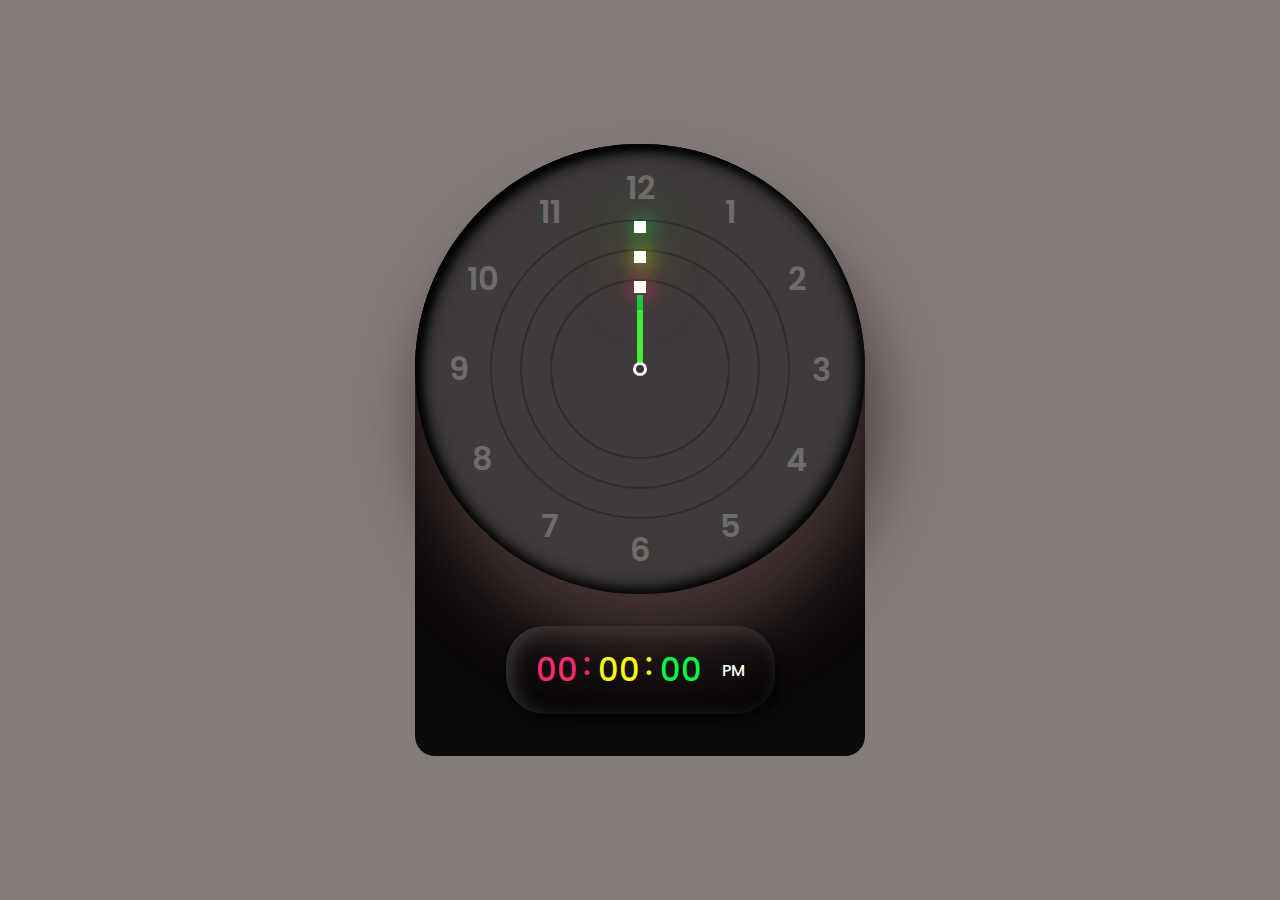
<file: Analog Clock/index.html>
<!DOCTYPE html>
<html lang="en">
<head>
  <meta charset="UTF-8" />
  <meta name="viewport" content="width=device-width, initial-scale=1.0" />
  <title>Analog Clock</title>
  <link rel="stylesheet" href="style.css" />
</head>
<body>
  <div class="container">
    <div class="clock">
      <div class="circle" style="--clr: #04fc43;" id="sc"><i></i></div>
      <div class="circle circle2" style="--clr: #fcf80e;" id="min"><i></i></div>
      <div class="circle circle3"  style="--clr: #ff2972;" id="hr"><i></i></div>

        <span style="--i: 1"><b>1</b></span>
        <span style="--i: 2"><b>2</b></span>
        <span style="--i: 3"><b>3</b></span>
        <span style="--i: 4"><b>4</b></span>
        <span style="--i: 5"><b>5</b></span>
        <span style="--i: 6"><b>6</b></span>
        <span style="--i: 7"><b>7</b></span>
        <span style="--i: 8"><b>8</b></span>
        <span style="--i: 9"><b>9</b></span>
        <span style="--i: 10"><b>10</b></span>
        <span style="--i: 11"><b>11</b></span>
        <span style="--i: 12"><b>12</b></span>
      </div>
       <!-- Digital Clock -->
      <div id="time">
   
      <div id="hours"  style="--clr: #ff2972;" >00</div>
      <div id="minutes" style="--clr: #fcf80e;">00</div>
      <div id="seconds" style="--clr: #04fc43;">00</div>
      <div id="ampm">PM</div>
  </div>
</div>
  <script src="index.js"></script>
</body>
</html>
</file>
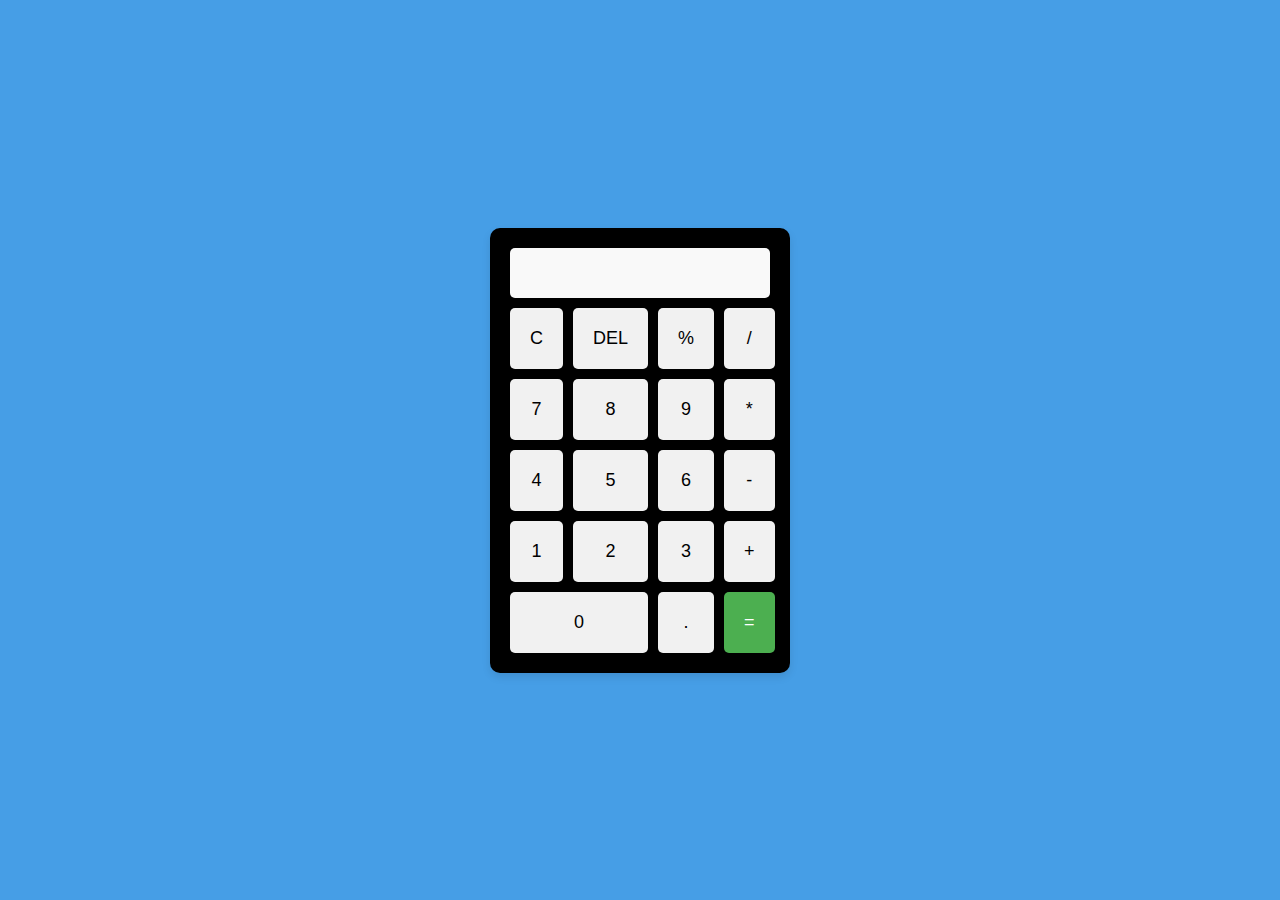
<file: Calculator/index.html>
<!DOCTYPE html>
<html lang="en">
<head>
    <meta charset="UTF-8">
    <meta name="viewport" content="width=device-width, initial-scale=1.0">
    <title>Calculator</title>
    <link rel="stylesheet" href="style.css">
</head>
<body>
    <div class="calculator">
        <input type="text" id="display" disabled />
        <div class="buttons">
            <button onclick="clearDisplay()">C</button>
            <button onclick="deleteLast()">DEL</button>
            <button onclick="appendCharacter('%')">%</button>
            <button onclick="appendCharacter('/')">/</button>
            <button onclick="appendCharacter('7')">7</button>
            <button onclick="appendCharacter('8')">8</button>
            <button onclick="appendCharacter('9')">9</button>
            <button onclick="appendCharacter('*')">*</button>
            <button onclick="appendCharacter('4')">4</button>
            <button onclick="appendCharacter('5')">5</button>
            <button onclick="appendCharacter('6')">6</button>
            <button onclick="appendCharacter('-')">-</button>
            <button onclick="appendCharacter('1')">1</button>
            <button onclick="appendCharacter('2')">2</button>
            <button onclick="appendCharacter('3')">3</button>
            <button onclick="appendCharacter('+')">+</button>
            <button onclick="appendCharacter('0')" class="zero">0</button>
            <button onclick="appendCharacter('.')">.</button>
            <button onclick="calculateResult()" class="equals">=</button>
        </div>
    </div>
    <script src="script.js"></script>
</body>
</html>
</file>
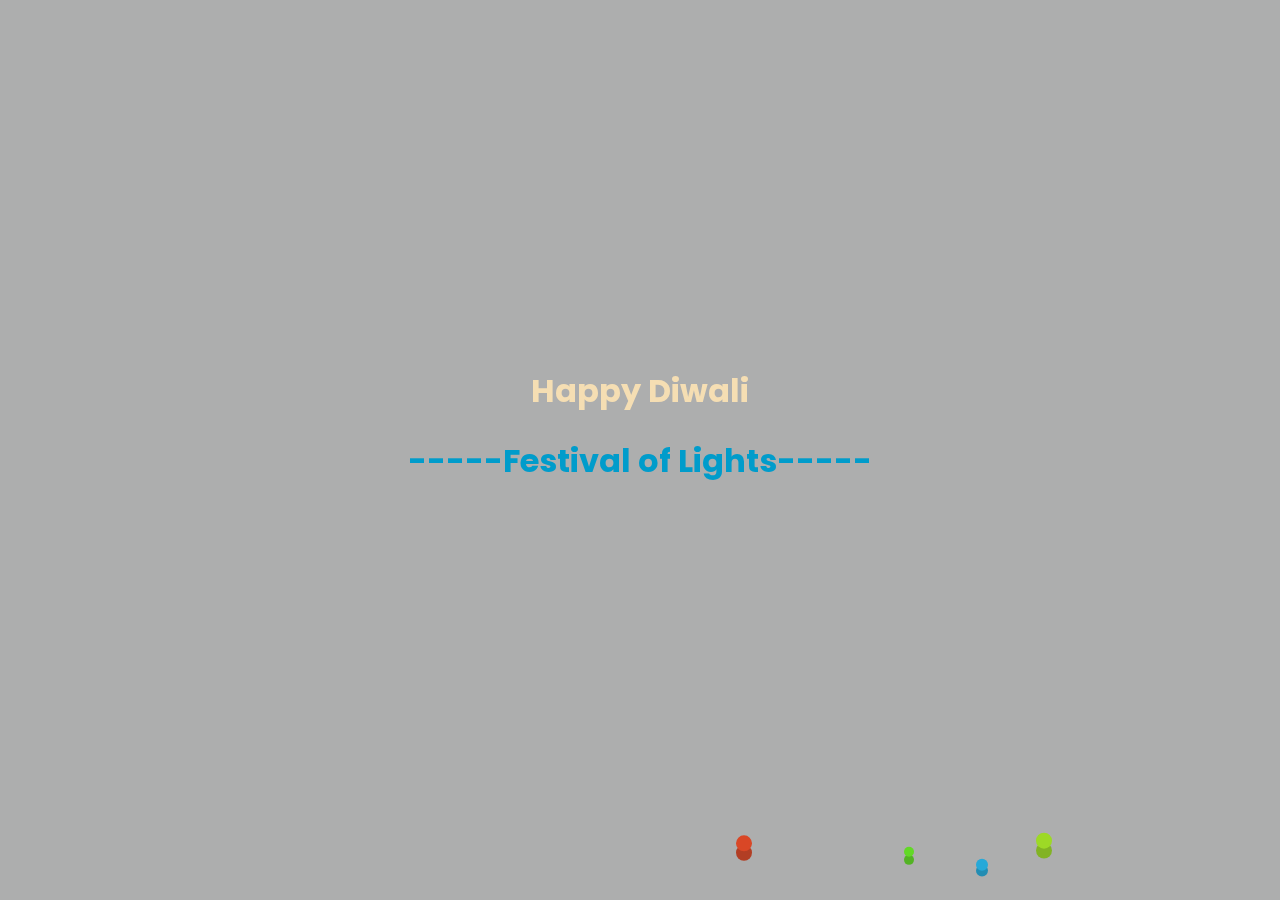
<file: Diwali/index.html>
<!DOCTYPE html>
<html lang="en">
<head>
    <meta charset="UTF-8">
    <meta name="viewport" content="width=device-width, initial-scale=1.0">
    <title>Diwali Wish</title>
    <link rel="stylesheet" href="style.css">
    <link rel="icon" type="image/x-icon" href="./srcImages/favicon-16x16.png">
</head>
<body>
    <canvas id="canvas"></canvas>
   <h1 class="heading">Happy Diwali <br>   <span>-----Festival of Lights----- </span></h1>
   <script src="./script.js"></script>
</body>
</html>
</file>
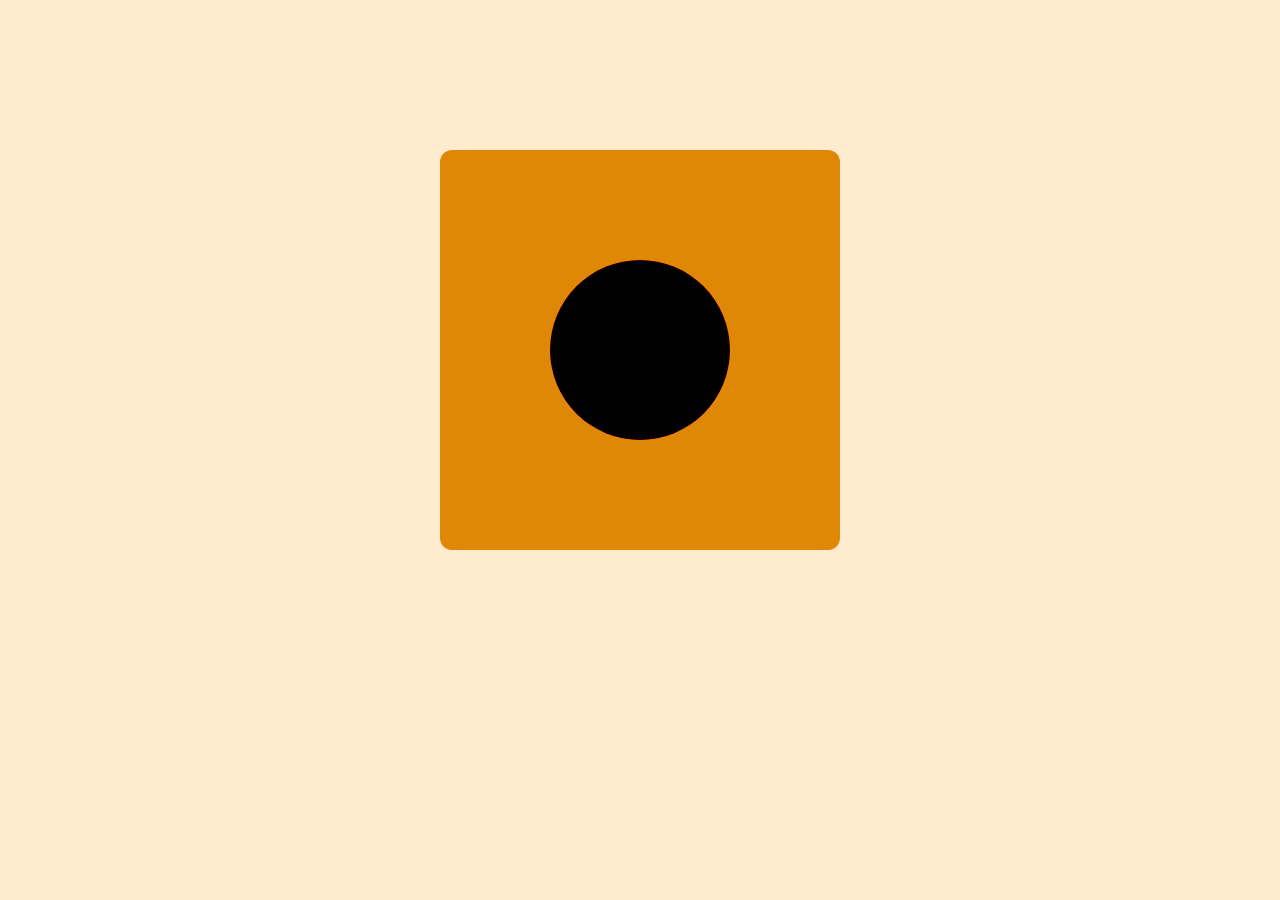
<file: lunar/index.html>
<!DOCTYPE html>
<html lang="en">
<head>
    <meta charset="UTF-8">
    <meta name="viewport" content="width=device-width, initial-scale=1.0">
    <title>Lunar</title>
    <link rel="stylesheet" href="style.css">
</head>
<body>
    <div class="container">
        <div class="sun">

        </div>
    </div>
</body>
</html>
</file>
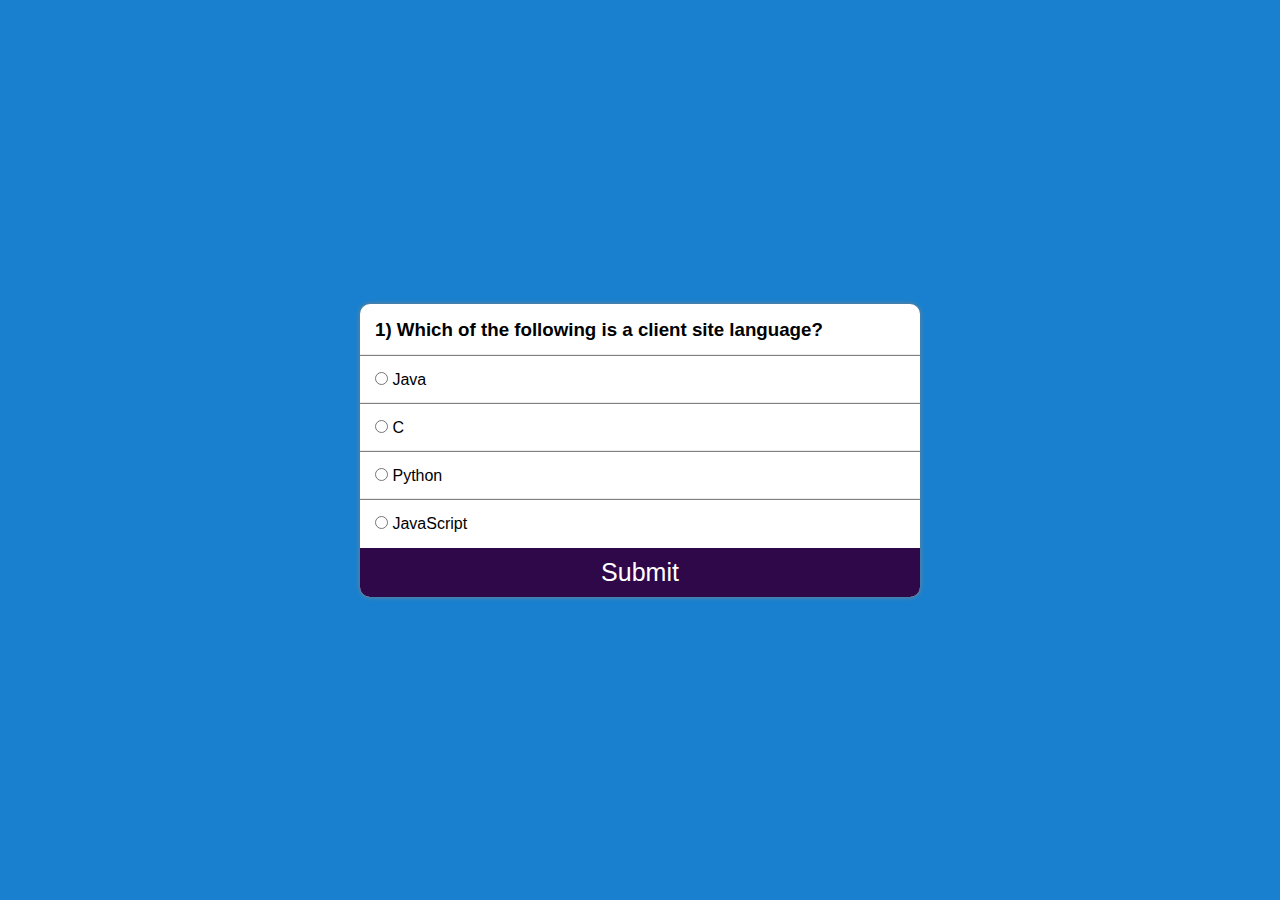
<file: Quiz App/QUIZ/index.html>
<!DOCTYPE html>
<html lang="en">

<head>
    <meta charset="UTF-8">
    <meta http-equiv="X-UA-Compatible" content="IE=edge">
    <meta name="viewport" content="width=device-width, initial-scale=1.0">
    <title>Document</title>
    <link rel="stylesheet" href="style.css" />
</head>

<body>
    <section class="main">

        <div class="container">
            <div class="col">
                <h3 id="questionBox">
                    1) Lorem ipsum dolor sit amet, consectetur adipisicing elit Debitis?
                </h3>
            </div>
            <div class="col box">
                <input name="option" type="radio" id="first" value="a" required>
                <label for="first">Testing 1</label>
            </div>
            <div class="col box">
                <input name="option" type="radio" id="second" value="b" required>
                <label for="second">Testing 2</label>
            </div>
            <div class="col box">
                <input name="option" type="radio" id="third" value="c" required>
                <label for="third">Testing 3</label>
            </div>
            <div class="col box">
                <input name="option" type="radio" id="fourth" value="d" required>
                <label for="fourth">Testing 4</label>
            </div>
            <button id="submit">Submit</button>
        </div>

    </section>
    <script src="app.js"></script>
</body>

</html>
</file>
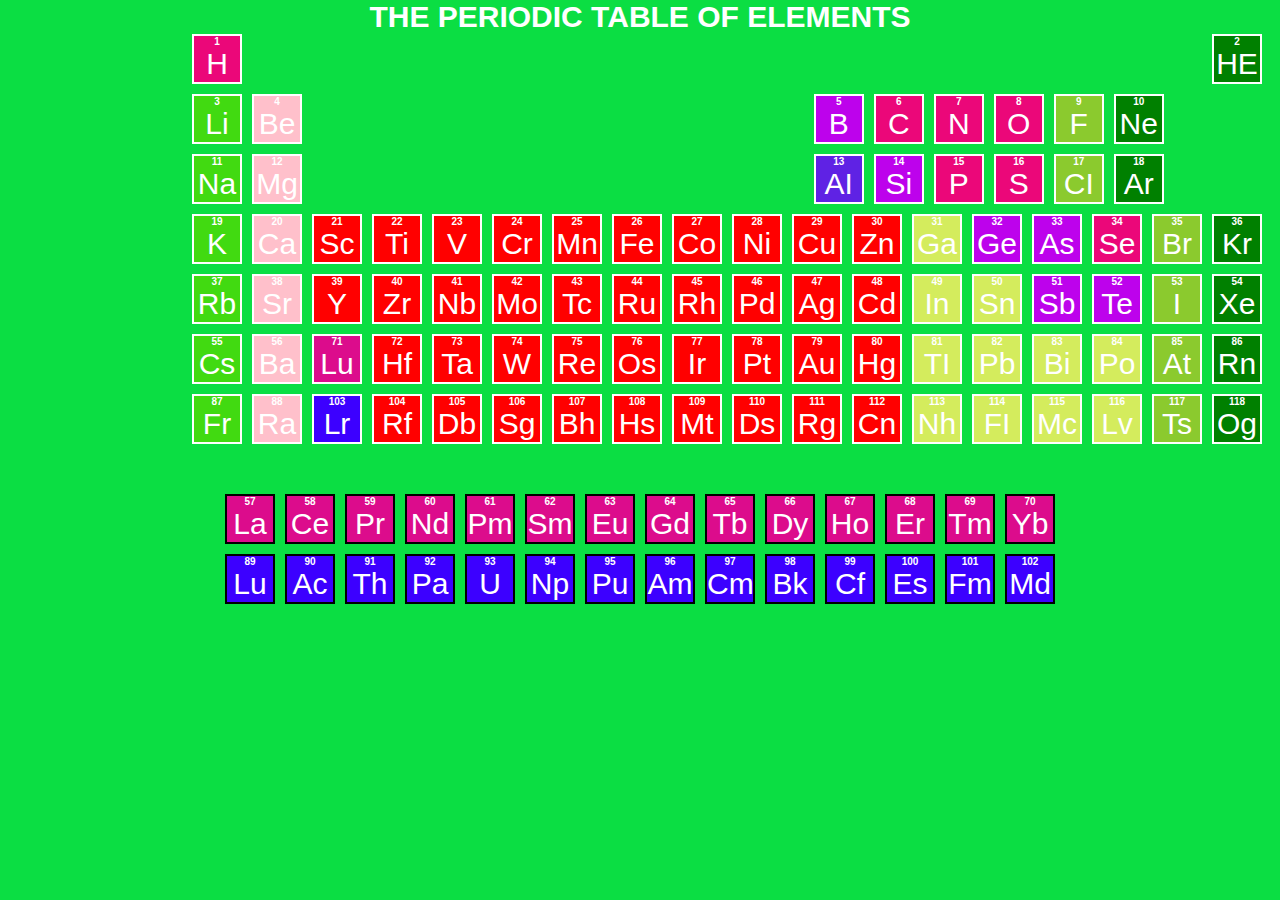
<file: using html , css/periodic grid/index.html>
<!DOCTYPE html>
<html lang="en">
<head>
    <meta charset="UTF-8">
    <meta name="viewport" content="width=device-width, initial-scale=1.0">
    <title>Periodic table</title>
    <link rel="stylesheet" href="style.css">
</head>
<body>
  

    <div class="main_table">
        <h1><ul> THE PERIODIC TABLE OF ELEMENTS</ul></h1>

<div class="container">

    <div class="to">
        <div class="box" id="dred"><h5>1</h5>H</div>
        <div class="box" id="gr"><h5>2</h5>HE</div>
    </div>

    <div class="et">
        <div class="box" id="rred"><h5>3</h5>Li</div>
        <div class="box" id="yellow"><h5>4</h5>Be</div>
        <div class="box" id="pred"><h5>5</h5>B</div>
        <div class="box" id="ddred"><h5>6</h5>C</div>
        <div class="box" id="ddred"><h5>7</h5>N</div>
        <div class="box" id="ddred"><h5>8</h5>O</div>
        <div class="box" id="tgr"><h5>9</h5>F</div>
        <div class="box" id="green"><h5>10</h5>Ne</div>
    </div>

    <div class="ret">  

        <div class="box" id="rred"><h5>11</h5>Na</div>
        <div class="box" id="yellow"><h5>12</h5>Mg</div>
        <div class="box" id="lblue"><h5>13</h5>AI</div>
        <div class="box" id="pred"><h5>14</h5>Si</div>
        <div class="box" id="ddred"><h5>15</h5>P</div>
        <div class="box" id="ddred"><h5>16</h5>S</div>
        <div class="box" id="tgr"><h5>17</h5>CI</div>
        <div class="box" id="green"><h5>18</h5>Ar</div>
    </div>


    <div class="all">
        
        <div class="box" id="rred"><h5>19</h5>K</div>
        <div class="box" id="yellow"><h5>20</h5>Ca</div>
        <div class="box" id="box1"><h5>21</h5>Sc</div>
        <div class="box" id="box1"><h5>22</h5>Ti</div>
        <div class="box" id="box1"><h5>23</h5>V</div>
        <div class="box" id="box1"><h5>24</h5>Cr</div>
        <div class="box" id="box1"><h5>25</h5>Mn</div>
        <div class="box" id="box1"><h5>26</h5>Fe</div>
        <div class="box" id="box1"><h5>27</h5>Co</div>
        <div class="box" id="box1"><h5>28</h5>Ni</div>
        <div class="box" id="box1"><h5>29</h5>Cu</div>
        <div class="box" id="box1"><h5>30</h5>Zn</div>
        <div class="box" id="llblue"><h5>31</h5>Ga</div>
        <div class="box" id="ppred"><h5>32</h5>Ge</div>
        <div class="box" id="ppred"><h5>33</h5>As</div>
        <div class="box" id="dred"><h5>34</h5>Se</div>
        <div class="box" id="ttgr"><h5>35</h5>Br</div>
        <div class="box" id="gr"><h5>36</h5>Kr</div>
        <div class="box" id="rred"><h5>37</h5>Rb</div>
        <div class="box" id="yellow"><h5>38</h5>Sr</div>
        <div class="box" id="box1"><h5>39</h5>Y</div>
        <div class="box" id="box1"><h5>40</h5>Zr</div>
        <div class="box" id="box1"><h5>41</h5>Nb</div>
        <div class="box" id="box1"><h5>42</h5>Mo</div>
        <div class="box" id="box1"><h5>43</h5>Tc</div>
        <div class="box" id="box1"><h5>44</h5>Ru</div>
        <div class="box" id="box1"><h5>45</h5>Rh</div>
        <div class="box" id="box1"><h5>46</h5>Pd</div>
        <div class="box" id="box1"><h5>47</h5>Ag</div>
        <div class="box" id="box1"><h5>48</h5>Cd</div>
        <div class="box" id="llblue"><h5>49</h5>In</div>
        <div class="box" id="llblue"><h5>50</h5>Sn</div>
        <div class="box" id="ppred"><h5>51</h5>Sb</div>
        <div class="box" id="ppred"><h5>52</h5>Te</div>
        <div class="box" id="ttgr"><h5>53</h5>I</div>
        <div class="box" id="gr"><h5>54</h5>Xe</div>
        <div class="box" id="rred"><h5>55</h5>Cs</div>
        <div class="box" id="yellow"><h5>56</h5>Ba</div>
        <div class="box" id="lg"><h5>71</h5>Lu</div>
        <div class="box" id="box1"><h5>72</h5>Hf</div>
        <div class="box" id="box1"><h5>73</h5>Ta</div>
        <div class="box" id="box1"><h5>74</h5>W</div>
        <div class="box" id="box1"><h5>75</h5>Re</div>
        <div class="box" id="box1"><h5>76</h5>Os</div>
        <div class="box" id="box1"><h5>77</h5>Ir</div>
        <div class="box" id="box1"><h5>78</h5>Pt</div>
        <div class="box" id="box1"><h5>79</h5>Au</div>
        <div class="box" id="box1"><h5>80</h5>Hg</div>
        <div class="box" id="llblue"><h5>81</h5>TI</div>
        <div class="box" id="llblue"><h5>82</h5>Pb</div>
        <div class="box" id="llblue"><h5>83</h5>Bi</div>
        <div class="box" id="llblue"><h5>84</h5>Po</div>
        <div class="box" id="ttgr"><h5>85</h5>At</div>
        <div class="box" id="gr"><h5>86</h5>Rn</div>
        <div class="box" id="rred"><h5>87</h5>Fr</div>
        <div class="box" id="yellow"><h5>88</h5>Ra</div>
        <div class="box" id="aqua"><h5>103</h5>Lr</div>
        <div class="box" id="box1"><h5>104</h5>Rf</div>
        <div class="box" id="box1"><h5>105</h5>Db</div>
        <div class="box" id="box1"><h5>106</h5>Sg</div>
        <div class="box" id="box1"><h5>107</h5>Bh</div>
        <div class="box" id="box1"><h5>108</h5>Hs</div>
        <div class="box" id="box1"><h5>109</h5>Mt</div>
        <div class="box" id="box1"><h5>110</h5>Ds</div>
        <div class="box" id="box1"><h5>111</h5>Rg</div>
        <div class="box" id="box1"><h5>112</h5>Cn</div>
        <div class="box" id="llblue"><h5>113</h5>Nh</div>
        <div class="box" id="llblue"><h5>114</h5>FI</div>
        <div class="box" id="llblue"><h5>115</h5>Mc</div>
        <div class="box" id="llblue"><h5>116</h5>Lv</div>
        <div class="box" id="ttgr"><h5>117</h5>Ts</div>
        <div class="box" id="gr"><h5>118</h5>Og</div>
    </div>
</div>

<div class="scndmain">

<div class="boxes" id="lg"><h5>57</h5>La</div>
<div class="boxes" id="lg"><h5>58</h5>Ce</div>
<div class="boxes" id="lg"><h5>59</h5>Pr</div>
<div class="boxes" id="lg"><h5>60</h5>Nd</div>
<div class="boxes" id="lg"><h5>61</h5>Pm</div>
<div class="boxes" id="lg"><h5>62</h5>Sm</div>
<div class="boxes" id="lg"><h5>63</h5>Eu</div>
<div class="boxes" id="lg"><h5>64</h5>Gd</div>
<div class="boxes" id="lg"><h5>65</h5>Tb</div>
<div class="boxes" id="lg"><h5>66</h5>Dy</div>
<div class="boxes" id="lg"><h5>67</h5>Ho</div>
<div class="boxes" id="lg"><h5>68</h5>Er</div>
<div class="boxes" id="lg"><h5>69</h5>Tm</div>
<div class="boxes" id="lg"><h5>70</h5>Yb</div>
<div class="boxes" id="aqua"><h5>89</h5>Lu</div>
<div class="boxes" id="aqua"><h5>90</h5>Ac</div>
<div class="boxes" id="aqua"><h5>91</h5>Th</div>
<div class="boxes" id="aqua"><h5>92</h5>Pa</div>
<div class="boxes" id="aqua"><h5>93</h5>U</div>
<div class="boxes" id="aqua"><h5>94</h5>Np</div>
<div class="boxes" id="aqua"><h5>95</h5>Pu</div>
<div class="boxes" id="aqua"><h5>96</h5>Am</div>
<div class="boxes" id="aqua"><h5>97</h5>Cm</div>
<div class="boxes" id="aqua"><h5>98</h5>Bk</div>
<div class="boxes" id="aqua"><h5>99</h5>Cf</div>
<div class="boxes" id="aqua"><h5>100</h5>Es</div>
<div class="boxes" id="aqua"><h5>101</h5>Fm</div>
<div class="boxes" id="aqua"><h5>102</h5>Md</div>

<!-- <div class="boxes" id="box2"><h5>1</h5>No</div>
<div class="boxes" id="box2"><h5>1</h5>Lr</div> -->
</div>
</div>

</body>
</html>
</file>
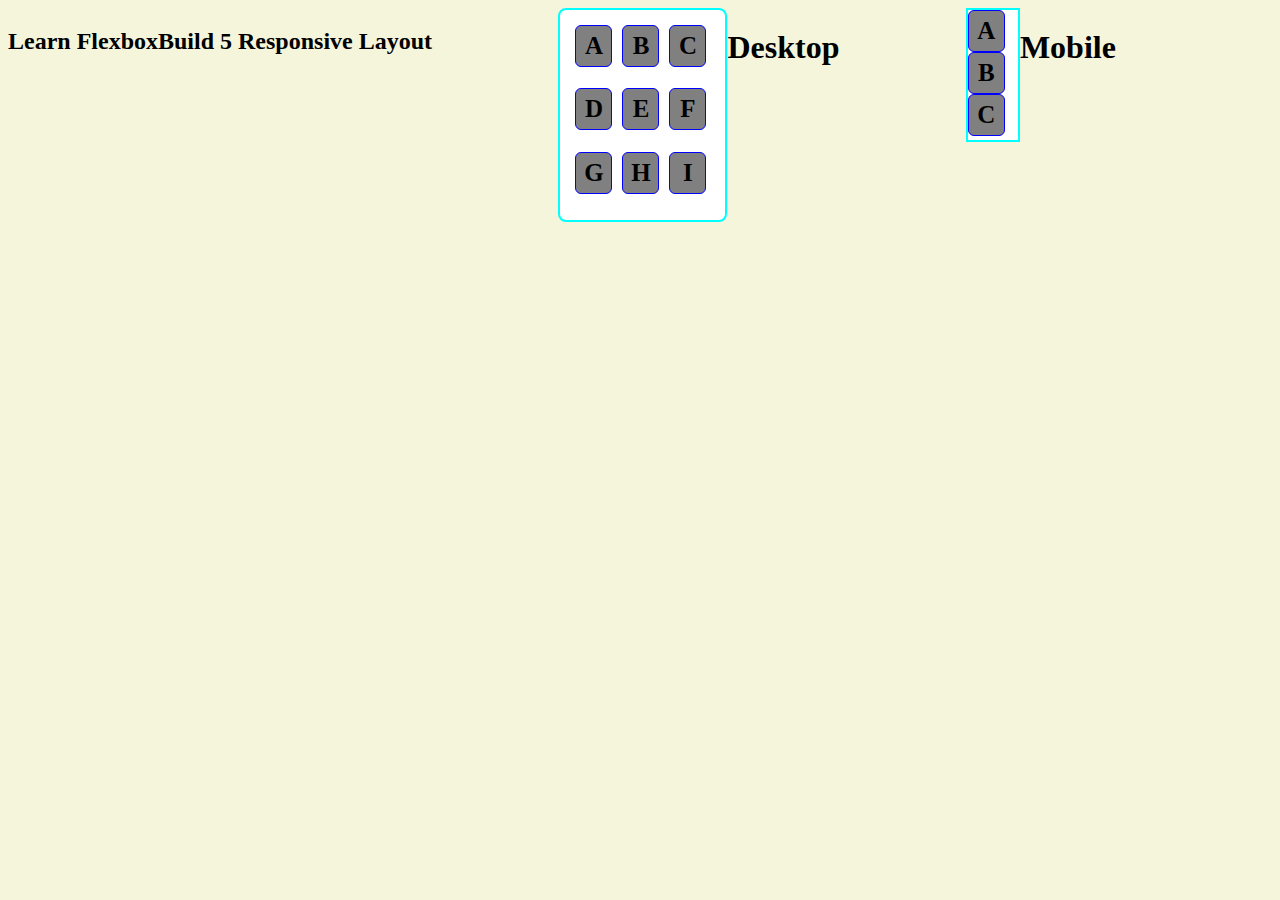
<file: using html , css/responsive/Responsive/index.html>
<!DOCTYPE html>
<html lang="en">
<head>
    <meta charset="UTF-8">
    <meta name="viewport" content="width=device-width, initial-scale=1.0">
    <title> Responsive Layout</title>
    <link rel="stylesheet" href="stylee.css">
</head>

<body> 
    <h2>Learn Flexbox</h2>
    <h2>Build 5 Responsive Layout</h2>
<div class="container1">
    <div class="box" id="box1">A</div>
    <div class="box" id="box1">B</div>
    <div class="box" id="box1">C</div>
    <div class="box" id="box1">D</div>
    <div class="box" id="box1">E</div>
    <div class="box" id="box1">F</div>
    <div class="box" id="box1">G</div>
    <div class="box" id="box1">H</div>
    <div class="box" id="box1">I</div>
</div>
<h1>Desktop</h1>
<div class="container2">
    <div class="box" id="box1">A</div>
    <div class="box" id="box1">B</div>
    <div class="box" id="box1">C</div>
    </div>
    <h1>Mobile</h1>

    </body>
    </html>
</file>
<file: Analog Clock/style.css>
@import url("https://fonts.googleapis.com/css2?family=Poppins:ital,wght@0,100;0,200;0,300;0,400;0,500;0,600;0,700;0,800;0,900;1,100;1,200;1,300;1,400;1,500;1,600;1,700;1,800;1,900&display=swap");

* {
    margin: 0;
    padding: 0;
    box-sizing: border-box;
}

body {
    display: flex;
    justify-content: center;
    align-items: center;
    background: rgb(133, 124, 124);
    height: 100vh;
    font-family: 'Poppins', sans-serif;
}

.container {
    position: relative;
    background: rgb(12, 9, 9);
    min-height: 500px;
    border-radius: 20px;
    box-shadow: 
        5px 25px 75px black, 
        inset 10px 50px 70px black,
        inset 5px 5px 10px black,
        inset -5px -5px -15px black;
    border-top-right-radius: 225px;
    border-top-left-radius: 225px;
    display: flex;
    justify-content: center;
    align-items: center;
    flex-direction: column;
}

.clock {
    position: relative;
    width: 450px;
    height: 450px;
    background: rgb(63, 59, 59);
    border-radius: 50%;
    box-shadow: 
        10px 50px 70px rgb(70, 52, 52),
        inset 5px 5px 10px black,
        inset 5px 5px 20px black,
        inset -5px -5px 15px black;
    display: flex;
    justify-content: center;
    align-items: center;
    margin-bottom: 30px;
}

.clock::before {
    content: '';
    position: absolute;
    width: 8px;
    height: 8px;
    background: black;
    border: 3px solid white;
    background-color: #2f363e;
    border-radius: 50%;
    z-index: 1000;
}

.clock span {
    position: absolute;
    inset: 20px;
    /* width: 100%;
    height: 100%; */
    /* display: flex; */
    justify-content: center;
    text-align: center;
    /* align-items: center; */
    color: white;
    transform: rotate(calc(30deg * var(--i)));
    /* 360/12 = 30 degrees */
}

.clock span b {
    font-size: 2rem;
    opacity: 0.25;
    font-weight: 600;
    display: inline-block;
    transform: rotate(calc(-30deg * var(--i)));
}

.circle {
    position: absolute;
    width: 300px;
    height: 300px;
    border: 2px solid rgba(0, 0, 0, 0.25);
    border-radius: 50%;
    display: flex;
    justify-content: center;
    align-items: flex-start;
    z-index: 10;
  }
.circle i {
    position: absolute;
    width: 6px;
    height: 50%;
    background-color: var(--clr);
    opacity: 0.75;
    transform-origin: bottom;
    transform: scaleY(0.5);
  }
  .circle:nth-child(2) i{
    width: 6px;
  }
  .circle:nth-child(3) i{
    width: 6px;
  }
.circle2{
    width: 240px;
    height: 240px;
    z-index: 9;
}
.circle3 {
    width: 180px;
    height: 180px;
    z-index: 8;
  }
  .circle::before{
    content: "";
    position: absolute;
    height: 12px;
    width: 12px;
    background-color: #fff;
    box-shadow: 2px 2px 20px var(--clr), 0 0 60px var(--clr);
  }
  #time {
    margin-bottom: 40px;
    display: flex;
    padding: 10px 20px;
    font-size: 2rem;
    font-weight: 600;
    border: 2px solid rgba(0, 0, 0, 0.5);
    border-radius: 40px;
    box-shadow: 5px 5px 10px rgba(0, 0, 0, 0.5),
      inset 5px 5px 20px rgba(255, 255, 255, 0.2),
      inset -5px -5px 15px rgba(0, 0, 0, 0.75);
  }
  
  
#time div {
    position: relative;
    padding: 10px;
    text-align: center;
    font-weight: 500;
    color: var(--clr);
  }
  #time div:nth-child(1)::after,
  #time div:nth-child(2)::after {
    content: ":";
    position: absolute;
    right: -4px;
    top: 4px;
  }
  #time div:last-child {
    font-size: 0.5em;
    display: flex;
    justify-content: center;
    align-items: center;
    color: #fff;
  }
  #time div:nth-child(2)::after {
  animation: animate 1s steps(1) infinite;
}
@keyframes animate {
  0% {
    opacity: 1;
  }
  50% {
    opacity: 0;
  }
}
</file>
<file: Calculator/style.css>
* {
    box-sizing: border-box;
}

body {
    display: flex;
    justify-content: center;
    align-items: center;
    height: 100vh;
    background-color: rgba(3, 123, 221, 0.732)
   ;
    font-family: 'Arial', sans-serif;
    margin: 0;
}

.calculator {
    background-color: black;
    padding: 20px;
    border-radius: 10px;
    box-shadow: 0 4px 8px rgba(0, 0, 0, 0.1);
    width: 300px;
}

#display {
    width: 100%;
    height: 50px;
    border: none;
    text-align: right;
    padding-right: 10px;
    font-size: 24px;
    margin-bottom: 10px;
    background-color: #f9f9f9;
    border-radius: 5px;
}

.buttons {
    display: grid;
    grid-template-columns: repeat(4, 1fr);
    gap: 10px;
 
}

button {
    width: 100%;
    padding: 20px;
    font-size: 18px;
    border: none;
    background-color: #f1f1f1;
    border-radius: 5px;
    cursor: pointer;
    transition: background-color 0.3s ease;
}

button:hover {
    background-color: cyan
    ;
}

button.equals {
    background-color: #4CAF50;
    color: white;
}

button.zero {
    grid-column: span 2;
}

button:active {
    transform: scale(0.98);
}
</file>
<file: Diwali/style.css>
@import url('https://fonts.googleapis.com/css2?family=Noto+Serif:ital,wght@0,100..900;1,100..900&family=Poppins:ital,wght@0,100;0,200;0,300;0,400;0,500;0,600;0,700;0,800;0,900;1,100;1,200;1,300;1,400;1,500;1,600;1,700;1,800;1,900&display=swap');
body{
    margin: 0;
    padding: 0;
    overflow: hidden;
    box-sizing: border-box;
}
.heading{
    font-style: 4.5rem;
    color: wheat;
    position: absolute;
    top: 45%;
    left: 50%;
    font-family: 'poppins';
    text-align: center;
    transform: translateX(-50%)translateY(-50%);
    line-height: 70px;
    animation: animHeading 2s linear infinite;
}
.heading span{
    font-size: 2rem;
    color: rgb(0, 156, 203);
}
@keyframes animHeading {
    0%{
        filter: drop-shadow(0px 0px 50px rgba(13, 166, 255, 0.826)) hue-rotate(0deg);
        
    }
    50%{
        filter: drop-shadow(0px 0px 100px rgba(13, 166, 255, 0.826)) hue-rotate(120deg);
    }
    100%{
        filter: drop-shadow(0px 0px 50px rgba(13, 166, 255, 0.826)) hue-rotate(0deg);
    }
}
</file>
<file: lunar/style.css>
*{
    margin: 0;
    padding: 0;
    box-sizing: border-box;
}
body{
    background-color: blanchedalmond;
    /* width: 100vw;
    height: 100vw; */
    display: flex;
    justify-content: center;
    align-items: center;
    margin-top: 150px;
}
.container{
    
    cdolor: #000;
   height: 400px;
width: 400px;
    aspect-ratio: 1;
    /* width: 40vw; */
    background-color: rgb(222, 136, 6);
   border-radius: 12px;
    display: flex;
    justify-content: center;
    align-items: center;
    animation: skychange 10s ease-in-out;
}
@keyframes skychange{
    0%{
        background-color: #cdbd0a;

    }
    25%{
        background-color: #b6db0e;
    }
    50%{
        background-color: rgb(11, 11, 8);
    }
    75%{
        background: #73e105;
    }
    100%{
        background-color: #38e409;
    }
}
.sun{
    width: 180px;
    height: 180px;
    background-color: red;
    aspect-ratio: 1;
    border-radius: 50%;
    justify-content: center;
    text-align: center;
    position: relative;
    overflow: hidden;
    &::after{
        content: "";
        position: absolute;
        width: inherit;
        aspect-ratio: 1;
        background-color: black;
        top: 0;
        /* color: #38e409; */
        left: 0;
        border-radius: inherit;
        animation: moonwalk 10s ease-in-out infinite;
    }}
    @keyframes moonwalk{
        0%{
            translate: 100%;
            scale: 0.9;

        }
        50%{
            translate: 0%;
            scale: 0.95;
            box-shadow: rgba(0, 0, 0, 0.25) 0px 54px 55px, rgba(0, 0, 0, 0.12) 0px -12px 30px, rgba(0, 0, 0, 0.12) 0px 4px 6px, rgba(0, 0, 0, 0.17) 0px 12px 13px, rgba(0, 0, 0, 0.09) 0px -3px 5px;
        }
        100%{
            translate: -100%;
            scale: 0.9;
        }
    }
</file>
<file: Quiz App/QUIZ/style.css>
* {
    padding: 0;
    margin: 0;
    box-sizing: border-box;
    font-family: 'Poppins', sans-serif;
}

@import url('https://fonts.googleapis.com/css2?family=Poppins:wght@100&display=swap');
.main {
    width: 100%;
    height: 100vh;
    display: flex;
    justify-content: center;
    align-items: center;
    background-color: rgb(24, 128, 207);
    font-family: Poppins;
}

.container {
    width: 35rem;
    box-shadow: 0px 0px 5px grey;
    display: flex;
    background-color: white;
    border-radius: 10px;
    overflow: hidden;
    flex-direction: column;
}

.col {
    text-align: justify;
    padding: 15px;
    width: 95%;
}

#submit {
    width: 100%;
    background-color: rgb(47, 8, 73);
    transition: 0.5s;
    color: white;
    outline: none;
    border: none;
    font-size: 25px;
    display: block;
    padding: 10px;
    cursor: pointer;
}

#submit:hover {
    background-color: rgb(34, 6, 53);
}

.box {
    box-shadow: 0px -1px 1px grey;
    width: 100%;
}
</file>
<file: using html , css/periodic grid/style.css>
*{
    padding: 0;
    margin: 0;
    box-sizing: border-box;
    font-size: 30px;
    font-family: 'Franklin Gothic Medium', 'Arial Narrow', Arial, sans-serif;
}

/* .main_table{
    display: grid;
    /* flex-wrap: nowrap; */
} */
ul{
    font-size: 40px;
    font-family: cursive;
    text-shadow: text-shadow: 1px 1px 2px red, 0 0 1em blue, 0 0 0.2em blue;
}
h5{
    font-size: 10px;
}

h1{
    text-align: center;
}

body{
    background-color: rgb(11, 222, 67);
    color: white;
}

.container{
    width: 70vmax;
    display: grid;
    gap: 10px;
    position: relative;
    left: 50%;
    transform: translate(-50%);    
}

 .to{
    display: grid;
    grid-template-columns: repeat(2 , 50px);
    grid-template-rows: repeat(1,50px);
    gap: 8px;
    justify-content: space-between;
    box-shadow: 3,5,2;

}                           

.et{
    display: grid;
    grid-template-columns: repeat(8,50px);
    grid-template-rows: repeat(1,50px);
    gap: 10px;
}

.ret{
    display: grid;
    grid-template-columns: repeat(8,50px);
    grid-template-rows: repeat(1,50px);
    gap: 10px;
}

.all{
    display: grid;
    grid-template-columns: repeat(18 , 50px); 
    grid-template-rows: repeat(4,50px);
    gap: 10px;
}

.box{
    border: 2px solid white;
    text-align: center;
}
#boxs{
  position: relative;
  left: 39.2vmax;
  
    
}

.scndmain{
    display: grid;
    grid-template-columns: repeat(14 , 50px);
    grid-template-rows: repeat(2 ,50px);
    gap: 10px;
    justify-content: center;
    margin-top: 50px;
}

.boxes{
    border: 2px solid black; 
    position: relative;
    text-align: center;
}

.pink{
    background-color: pink;
    
}

#green{
    background-color: green;
    position: relative;
    left: 39.2vmax;
}
#gr{
    background-color: green;
}
#tgr{
    background-color: rgb(139, 202, 46);
    position: relative;
    left: 39.2vmax;
}
#ttgr{background-color: rgb(139, 202, 46);
}
#ddred{
    position: relative;
    left: 39.2vmax;
    background-color: rgb(235, 7, 121);
}
#dred{
    background-color: rgb(235, 7, 121);
}
#pred{
    position: relative;
    left: 39.2vmax;
    background-color: rgb(189, 2, 236);
}
#ppred{
    background-color: rgb(189, 2, 236);
}
#lblue{
    position: relative;
    left: 39.2vmax;
    background-color: rgb(95, 34, 228);
}
#llblue{
    background-color: rgb(212, 236, 93);
}
#rred{
    background-color: rgb(65, 218, 17);
}
#yellow{
    background-color: pink;
}
#lg{
    background-color: rgb(220, 12, 140);
}
#aqua{
    background-color: rgb(60, 0, 255);
}
#box1{
    background-color: red;
}
</file>
<file: using html , css/responsive/Responsive/stylee.css>
h2{
  text-align: center;

}
.container1{
    
border: 2px solid aqua;
height: 180px;
width: 150px;
display: flex;
gap: 10px;
flex-wrap: wrap;
border-radius: 8px;
overflow: auto;
padding-left: 15px;
padding-top: 15px;
 padding-bottom: 15px;
margin-left: 10%;
background-color: white;
}
.box{
    border: 1px solid blue;
    height: 40px;
    width: 35px;
border-radius: 6px;
text-align: center;
font-size: 25px;
font-weight: bold;
background-color: grey;
display: flex;
justify-content: center;
align-items: center;
flex-wrap: wrap;
}
body{
    background-color: beige;
    display: flex;
}
.container2{
    border: 2px solid cyan;
    height: 130px;
    width: 50px;
    justify-content: center;
    gap: 10px;
    margin-left: 10%;
    background-color: white;
    flex-wrap: wrap;

    }

h1{
    text-align: center;
  
  }
</file>
